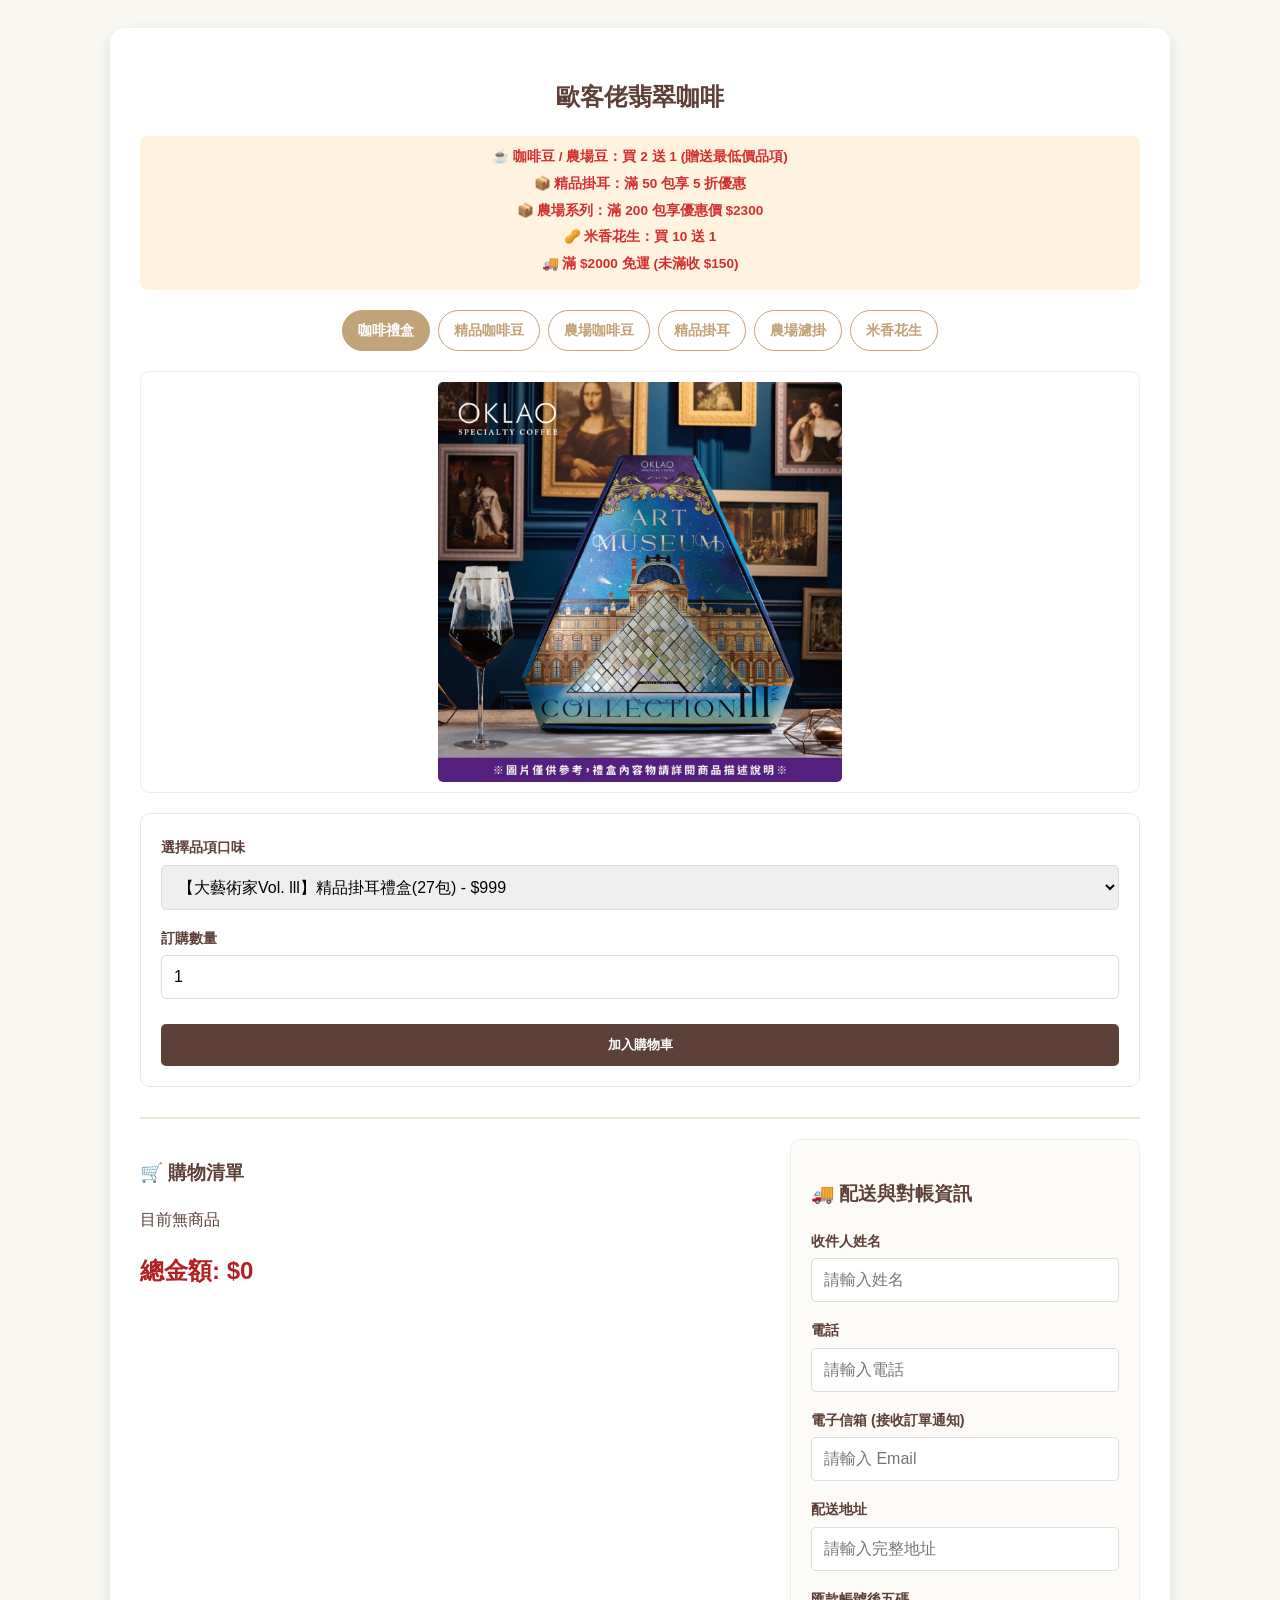
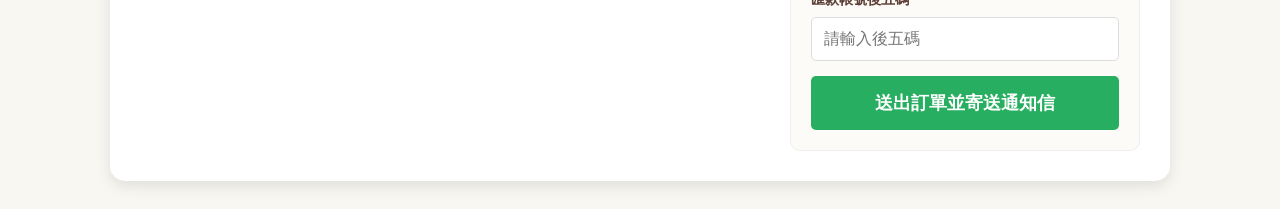
<file: index.html>
<!DOCTYPE html>
<html lang="zh-TW">
<head>
    <meta charset="UTF-8">
    <meta name="viewport" content="width=device-width, initial-scale=1.0">
    <title>歐客佬翡翠咖啡 - 旗艦訂購系統</title>
    <!-- 引入外部 CSS -->
    <link rel="stylesheet" href="style.css">
</head>
<body>

<div class="container">
    <div class="header">
        <h2>歐客佬翡翠咖啡</h2>
        <div style="background: #FFF3E0; padding: 10px; border-radius: 8px; margin-bottom: 20px;">
            <span class="promo-tag">☕ 咖啡豆 / 農場豆：買 2 送 1 (贈送最低價品項)</span>
            <span class="promo-tag">📦 精品掛耳：滿 50 包享 5 折優惠</span>
            <span class="promo-tag">📦 農場系列：滿 200 包享優惠價 $2300</span>
            <span class="promo-tag">🥜 米香花生：買 10 送 1 </span>
            <span class="promo-tag">🚚 滿 $2000 免運 (未滿收 $150)</span>
        </div>
    </div>

    <!-- 標籤切換區 -->
    <div class="tab-container" id="tabs"></div>

    <!-- 商品大圖展示 -->
    <div class="product-hero">
        <img id="mainImg" src="" class="product-img">
    </div>

    <!-- 選擇與加入購物車 -->
    <div style="background: #FFF; padding: 20px; border: 1px solid #F0E6D6; border-radius: 10px;">
        <label>選擇品項口味</label>
        <select id="prodSel" onchange="updateUI()"></select>
        <label>訂購數量</label>
        <input type="number" id="prodQty" value="1" min="1">
        <button class="btn-add" onclick="addToCart()">加入購物車</button>
    </div>

    <!-- 購物清單與結帳資訊 -->
    <div class="cart-section">
        <div>
            <h3>🛒 購物清單</h3>
            <div id="cartDisplay">目前無商品</div>
            <div style="font-size: 1.5em; color: #B22222; margin-top: 20px; font-weight: bold;">
                總金額: $<span id="totalPrice">0</span>
            </div>
        </div>
        <div style="background: #FDFBF8; padding: 20px; border-radius: 10px; border: 1px solid #EEE;">
            <h3>🚚 配送與對帳資訊</h3>
            <label>收件人姓名</label>
            <input type="text" id="uName" placeholder="請輸入姓名">
            <label>電話</label>
            <input type="tel" id="uPhone" placeholder="請輸入電話">
            <label>電子信箱 (接收訂單通知)</label>
            <input type="email" id="uEmail" placeholder="請輸入 Email">
            <label>配送地址</label>
            <input type="text" id="uAddress" placeholder="請輸入完整地址">
            <label>匯款帳號後五碼</label>
            <input type="text" id="uBank" placeholder="請輸入後五碼">
            <button class="btn-send" id="sendBtn" onclick="submitToExcel()">送出訂單並寄送通知信</button>
        </div>
    </div>
</div>

<!-- 引入外部 JavaScript -->
<script src="script.js"></script>
</body>
</html>
</file>
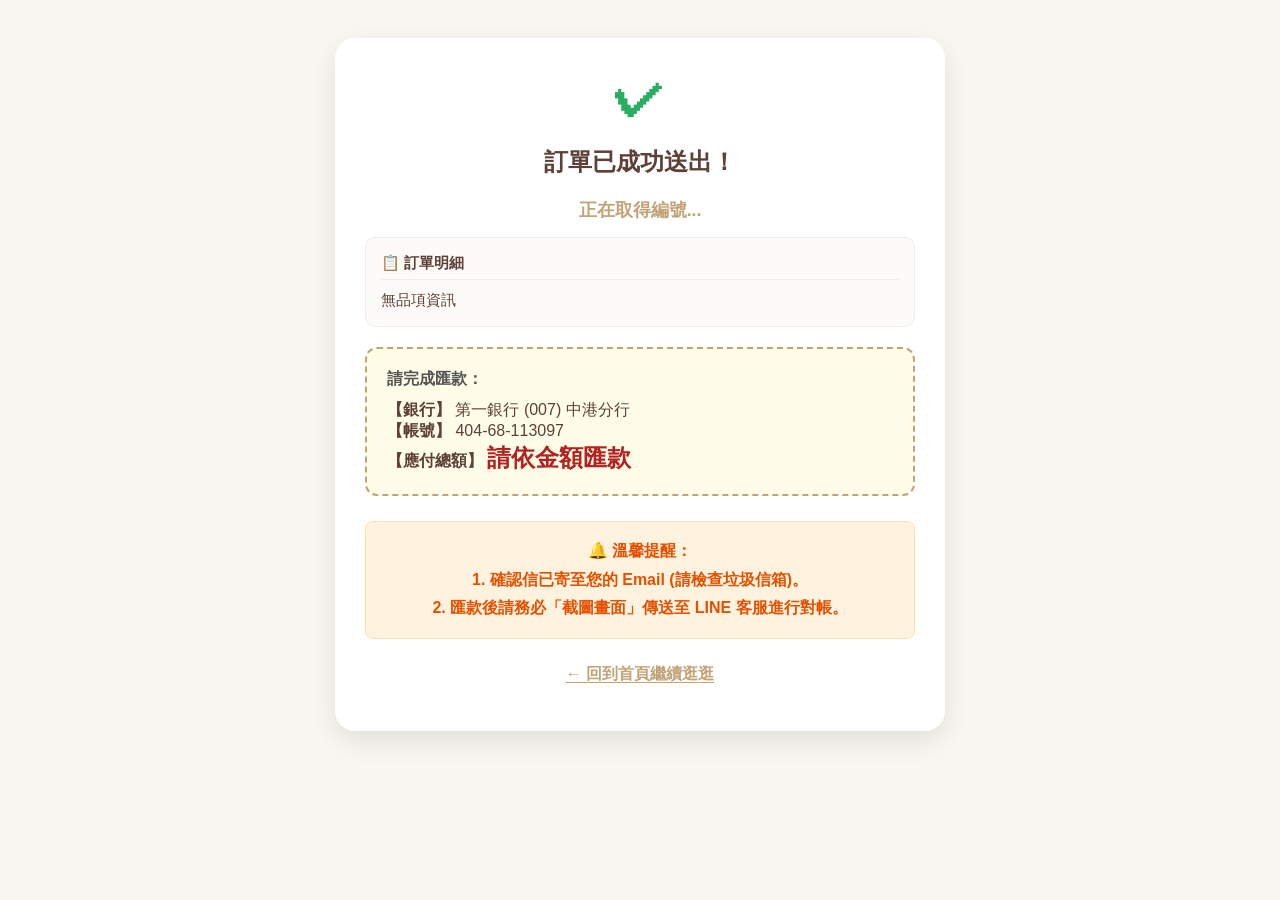
<file: success.html>
<!DOCTYPE html>
<html lang="zh-TW">
<head>
    <meta charset="UTF-8">
    <meta name="viewport" content="width=device-width, initial-scale=1.0">
    <title>訂單完成 - 歐客佬翡翠咖啡</title>
    <style>
        :root { --primary-brown: #5D4037; --soft-beige: #F9F7F2; --accent-gold: #C2A378; }
        body { font-family: sans-serif; background-color: var(--soft-beige); text-align: center; padding: 30px 20px; color: var(--primary-brown); }
        .card { max-width: 550px; margin: auto; background: white; padding: 30px; border-radius: 20px; box-shadow: 0 10px 30px rgba(0,0,0,0.1); }
        .check-icon { font-size: 50px; color: #27ae60; margin-bottom: 10px; }
        .order-id { font-size: 1.1em; color: var(--accent-gold); font-weight: bold; margin-bottom: 15px; }
        
        /* 訂單明細樣式 */
        .order-details { background: #FDFBF8; border: 1px solid #EEE; border-radius: 10px; padding: 15px; text-align: left; margin-bottom: 20px; font-size: 0.95em; }
        .details-title { font-weight: bold; border-bottom: 1px solid #EEE; padding-bottom: 5px; margin-bottom: 10px; color: var(--primary-brown); }
        
        .bank-info { background: #FFFDE7; padding: 20px; border: 2px dashed var(--accent-gold); margin-bottom: 25px; border-radius: 12px; text-align: left; }
        .notice { background: #FFF3E0; padding: 15px; border-radius: 8px; color: #E65100; font-weight: bold; line-height: 1.8; font-size: 1em; margin-bottom: 25px; border: 1px solid #FFE0B2; }
        .total-display { color: #B22222; font-size: 1.5em; font-weight: bold; }
        .home-link { color: var(--accent-gold); text-decoration: none; border-bottom: 1px solid; font-weight: bold; }
    </style>
</head>
<body>
    <div class="card">
        <div class="check-icon">✔</div>
        <h2>訂單已成功送出！</h2>
        
        <div id="displayID" class="order-id">正在取得編號...</div>

        <!-- 訂單明細顯示區 -->
        <div class="order-details">
            <div class="details-title">📋 訂單明細</div>
            <div id="displayItems">讀取中...</div>
        </div>
        
        <div class="bank-info">
            <p style="margin: 0 0 10px 0; font-weight: bold; color: #555;">請完成匯款：</p>
            <strong>【銀行】</strong> 第一銀行 (007) 中港分行<br>
            <strong>【帳號】</strong> 404-68-113097<br>
            <strong>【應付總額】</strong> <span id="displayTotal" class="total-display">計算中...</span>
        </div>

        <div class="notice">
            🔔 溫馨提醒：<br>
            1. 確認信已寄至您的 Email (請檢查垃圾信箱)。<br>
            2. 匯款後請務必「截圖畫面」傳送至 LINE 客服進行對帳。
        </div>

        <p style="margin-top: 20px;">
            <a href="index.html" class="home-link">← 回到首頁繼續逛逛</a>
        </p>
    </div>

    <script>
        const urlParams = new URLSearchParams(window.location.search);
        const totalAmount = urlParams.get('total');
        const orderID = urlParams.get('orderID');
        const items = urlParams.get('items');

        // 顯示總金額
        document.getElementById('displayTotal').innerText = totalAmount ? `NT$ ${totalAmount}` : "請依金額匯款";
        
        // 顯示訂單編號
        if (orderID) {
            document.getElementById('displayID').innerText = "訂單編號：" + orderID;
        }

        // 顯示品項明細
        if (items) {
            // 將傳過來的逗點分隔字串轉為條列式
            const itemList = items.split(', ');
            document.getElementById('displayItems').innerHTML = itemList.map(i => `<div>· ${i}</div>`).join('');
        } else {
            document.getElementById('displayItems').innerText = "無品項資訊";
        }
    </script>
</body>
</html>
</file>
<file: style.css>
:root {
    --primary-brown: #5D4037;
    --soft-beige: #F9F7F2;
    --accent-gold: #C2A378;
}

body {
    font-family: sans-serif;
    background-color: var(--soft-beige);
    padding: 20px;
    color: var(--primary-brown);
    line-height: 1.6;
}

.container {
    max-width: 1000px;
    margin: auto;
    background: white;
    padding: 30px;
    border-radius: 15px;
    box-shadow: 0 5px 15px rgba(0,0,0,0.1);
}

.header {
    text-align: center;
    margin-bottom: 20px;
}

.tab-container {
    display: flex;
    justify-content: center;
    gap: 8px;
    margin-bottom: 20px;
    flex-wrap: wrap;
}

.tab {
    padding: 8px 15px;
    cursor: pointer;
    border: 1px solid var(--accent-gold);
    border-radius: 50px;
    color: var(--accent-gold);
    font-weight: bold;
    font-size: 0.9em;
}

.tab.active {
    background: var(--accent-gold);
    color: white;
}

.product-hero {
    text-align: center;
    margin-bottom: 20px;
    border: 1px solid #EEE;
    padding: 10px;
    border-radius: 10px;
    background: #fff;
    min-height: 350px;
    display: flex;
    align-items: center;
    justify-content: center;
}

.product-img {
    max-width: 100%;
    max-height: 400px;
    object-fit: contain;
    border-radius: 5px;
}

.cart-section {
    display: grid;
    grid-template-columns: 1fr 350px;
    gap: 20px;
    margin-top: 30px;
    border-top: 2px solid #F0E6D6;
    padding-top: 20px;
}

@media (max-width: 768px) {
    .cart-section {
        grid-template-columns: 1fr;
    }
}

.cart-item {
    display: flex;
    justify-content: space-between;
    padding: 8px 0;
    border-bottom: 1px solid #EEE;
    font-size: 0.9em;
}

input, select {
    width: 100%;
    padding: 12px;
    margin: 5px 0 15px 0;
    border: 1px solid #DDD;
    border-radius: 5px;
    box-sizing: border-box;
    font-size: 16px;
}

button {
    cursor: pointer;
    border-radius: 5px;
    border: none;
    font-weight: bold;
    width: 100%;
}

.btn-add {
    background: var(--primary-brown);
    color: white;
    padding: 12px;
    margin-top: 10px;
}

.btn-send {
    background: #27ae60;
    color: white;
    padding: 15px;
    font-size: 1.1em;
}

label {
    font-weight: bold;
    font-size: 0.9em;
}

.promo-tag {
    color: #d32f2f;
    font-size: 0.85em;
    font-weight: bold;
    display: block;
    margin-bottom: 5px;
}
</file>
